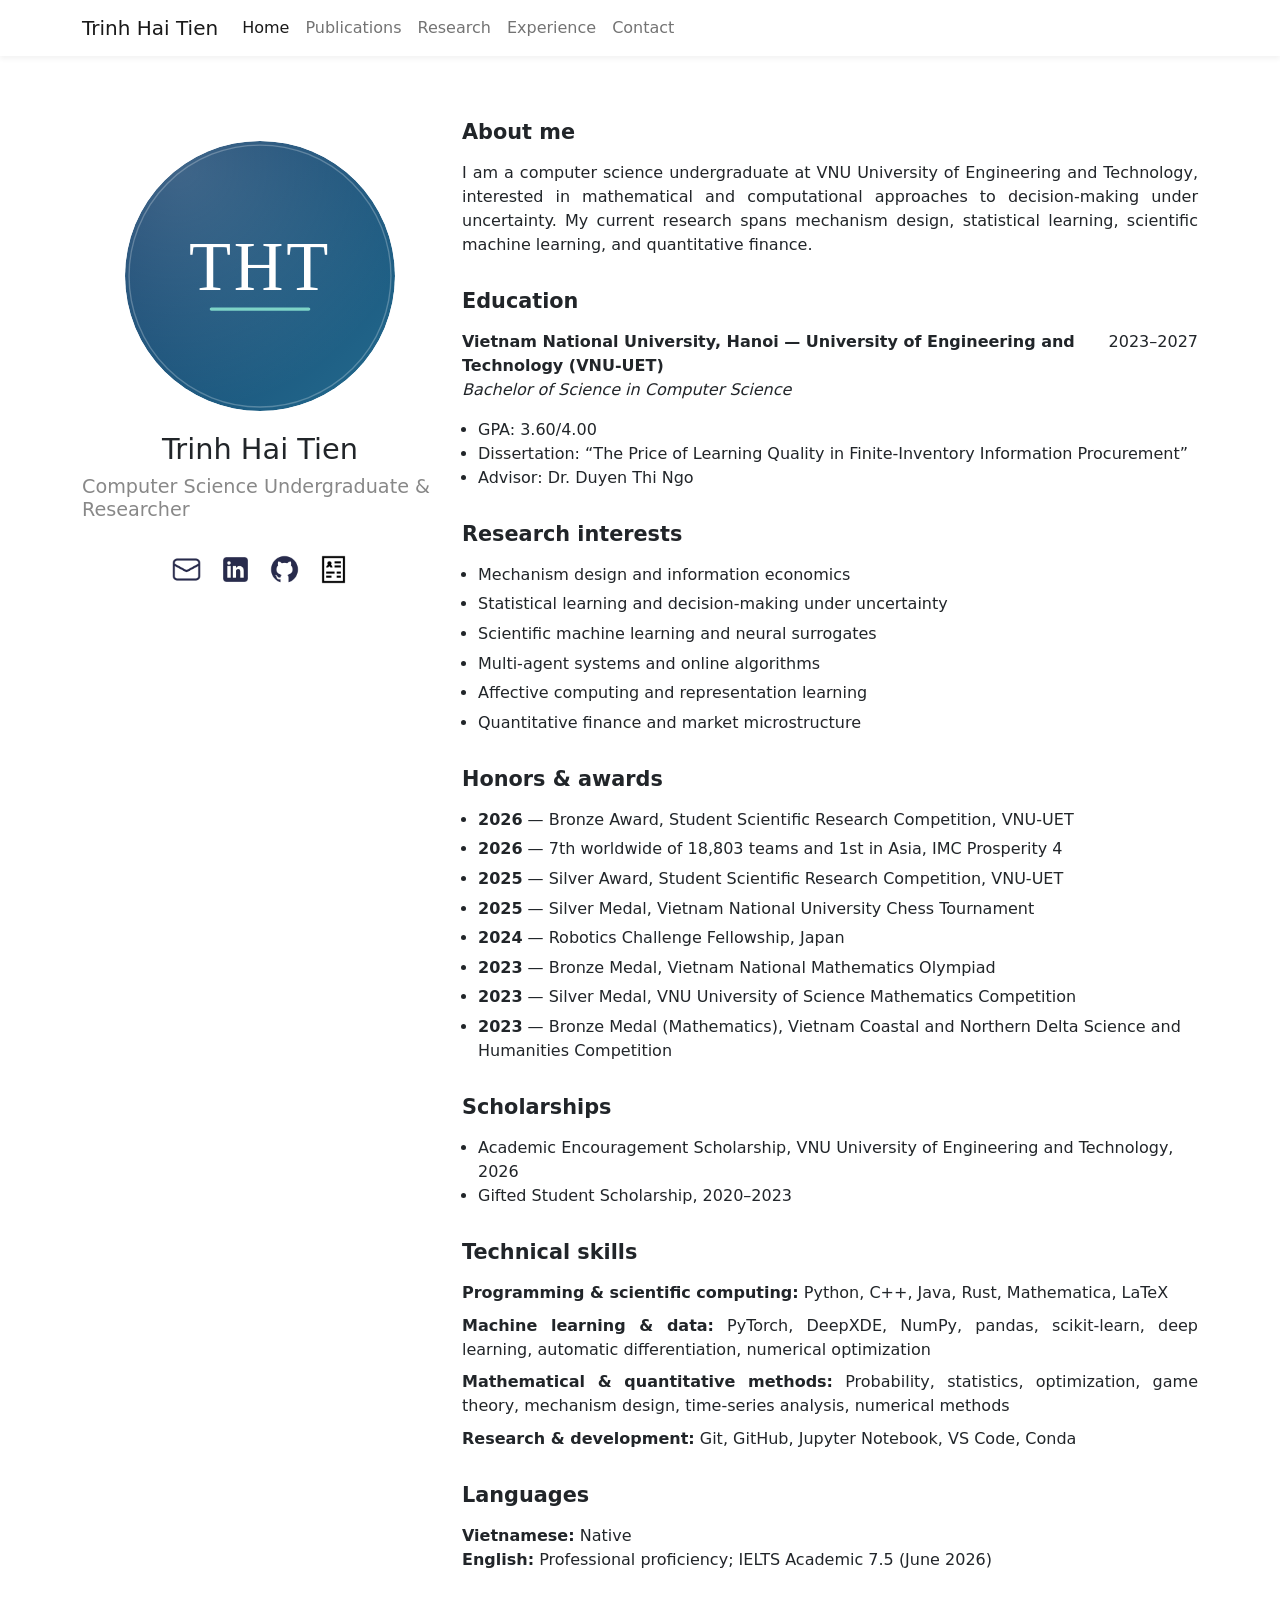
<file: index.html>
<!DOCTYPE html>
<html lang="en">
  <head>
    <meta charset="UTF-8" />
    <meta name="viewport" content="width=device-width, initial-scale=1.0" />
    <meta name="theme-color" content="#ffffff" />
    <meta name="description" content="Academic CV of Trinh Hai Tien, a computer science undergraduate and researcher in mechanism design, statistical learning, scientific machine learning, and quantitative finance." />
    <meta property="og:title" content="Trinh Hai Tien · Academic CV" />
    <meta property="og:description" content="Research, publications, experience, and academic CV." />
    <meta property="og:type" content="website" />
    <meta property="og:url" content="https://sieuanhta.github.io/academic-cv/" />
    <link rel="canonical" href="https://sieuanhta.github.io/academic-cv/" />
    <link rel="icon" type="image/png" href="./assets/images/icons/favicon.png" />
    <link href="./assets/css/bootstrap.css" rel="stylesheet" />
    <link href="./assets/css/aos.css" rel="stylesheet" />
    <link href="./assets/css/style.css" rel="stylesheet" />
    <link href="./assets/css/custom.css?v=4" rel="stylesheet" />
    <script src="./assets/scripts/default.js"></script>
    <script src="./data/global.js"></script>
    <script src="./lang/en.js"></script>
    <script src="./data/navbar.js"></script>
    <script>
      $(function () {
        $("#include_navbar").load("./utils/navbar.html", function () {
          renderNavbar();
          AOS.init();
        });
      });
    </script>
    <title>Trinh Hai Tien · Academic CV</title>
  </head>
  <body data-page="home">
    <div id="include_navbar"></div>
    <main class="container" data-aos="fade-in" id="content_wrapper">
      <div class="row main_header">
        <div class="col-lg-4 main_header_info">
          <img alt="" id="home_image" />
          <h1 id="home_name"></h1>
          <h2 id="home_job_title"></h2>
          <div id="home_links"></div>
        </div>
        <div class="col-lg-8 main_header_content">
          <h2 id="home_title" class="title"></h2>
          <div id="home_content"></div>
        </div>
      </div>
    </main>
    <script src="./assets/scripts/scripts.js?v=3"></script>
  </body>
</html>
</file>
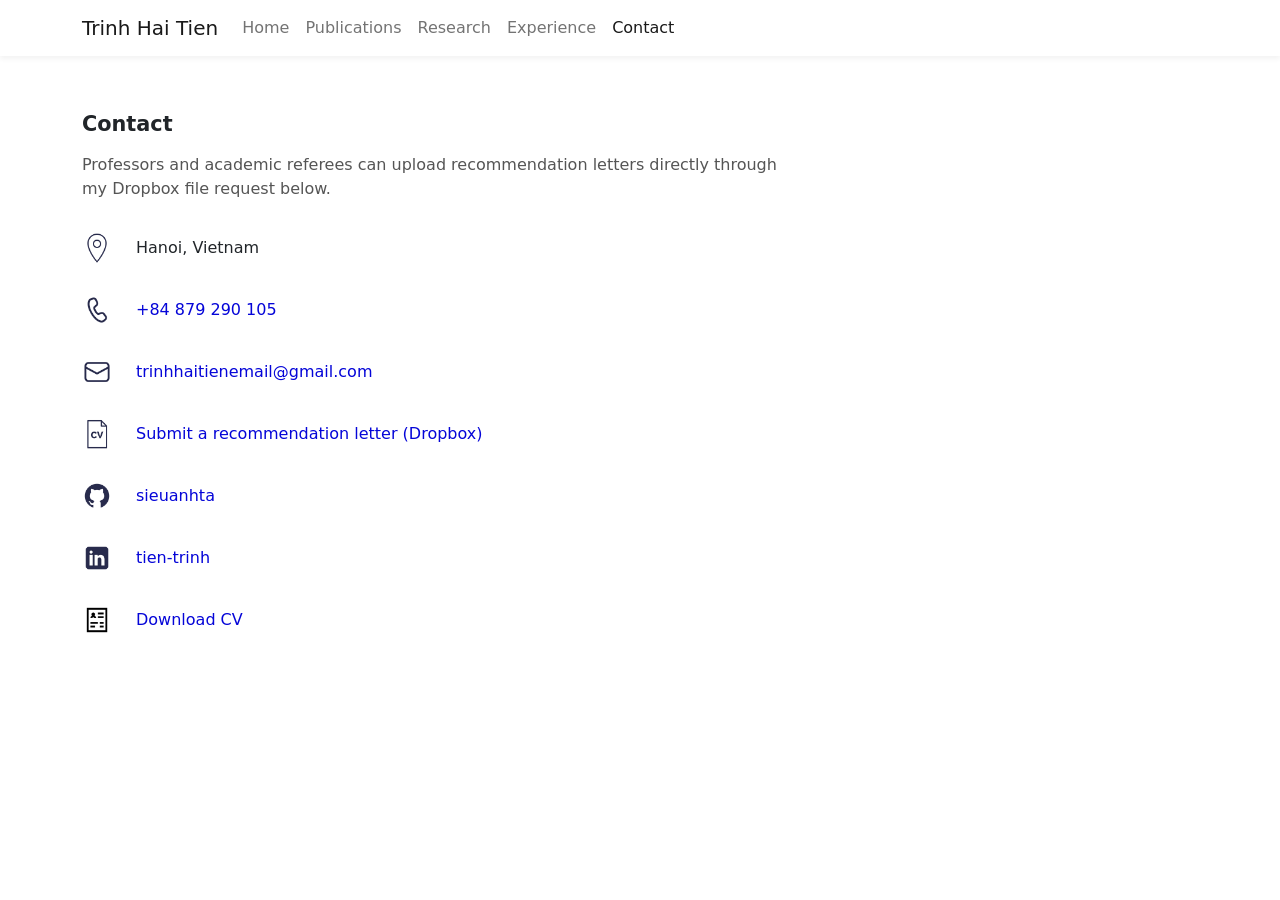
<file: contact.html>
<!DOCTYPE html>
<html lang="en">
  <head>
    <meta charset="UTF-8" />
    <meta name="viewport" content="width=device-width, initial-scale=1.0" />
    <meta name="description" content="Contact information for Trinh Hai Tien." />
    <meta property="og:title" content="Contact · Trinh Hai Tien" />
    <meta property="og:type" content="website" />
    <meta property="og:url" content="https://sieuanhta.github.io/academic-cv/contact.html" />
    <link rel="canonical" href="https://sieuanhta.github.io/academic-cv/contact.html" />
    <link rel="icon" type="image/png" href="./assets/images/icons/favicon.png" />
    <link href="./assets/css/bootstrap.css" rel="stylesheet" />
    <link href="./assets/css/aos.css" rel="stylesheet" />
    <link href="./assets/css/style.css" rel="stylesheet" />
    <link href="./assets/css/custom.css?v=4" rel="stylesheet" />
    <script src="./assets/scripts/default.js"></script>
    <script src="./data/global.js"></script>
    <script src="./lang/en.js"></script>
    <script src="./data/navbar.js"></script>
    <script>
      $(function () {
        $("#include_navbar").load("./utils/navbar.html", function () { renderNavbar(); AOS.init(); });
      });
    </script>
    <title>Contact · Trinh Hai Tien</title>
  </head>
  <body data-page="contact">
    <div id="include_navbar"></div>
    <main class="container pt-4" data-aos="fade-in" id="content_wrapper">
      <h6 id="contact_title" class="title"></h6>
      <p class="contact_intro">
        Professors and academic referees can upload recommendation letters directly through my Dropbox file request below.
      </p>
      <ul id="contact_data"></ul>
    </main>
    <script src="./assets/scripts/scripts.js?v=3"></script>
  </body>
</html>
</file>
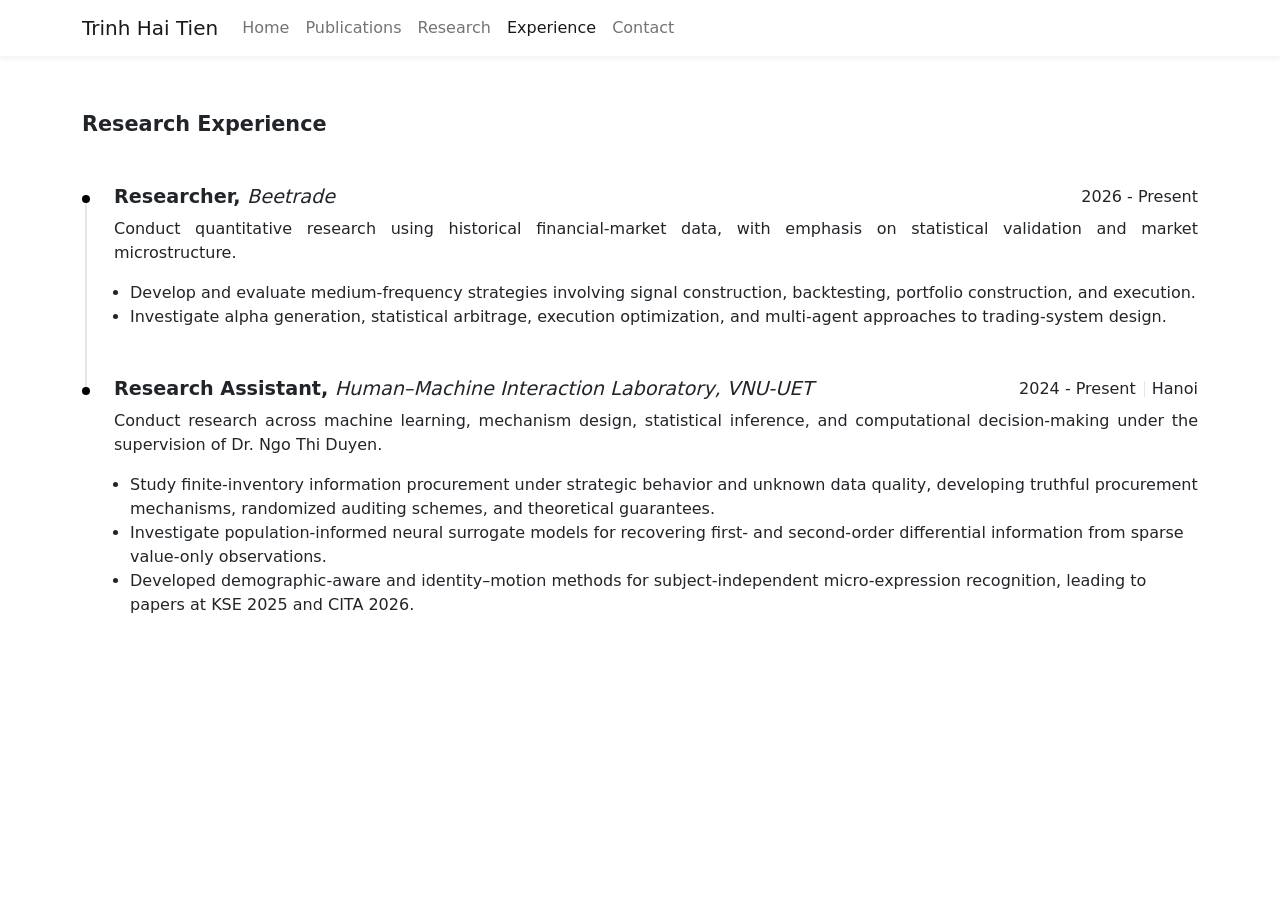
<file: jobs.html>
<!DOCTYPE html>
<html lang="en">
  <head>
    <meta charset="UTF-8" />
    <meta name="viewport" content="width=device-width, initial-scale=1.0" />
    <meta name="description" content="Research experience of Trinh Hai Tien at VNU-UET and Beetrade." />
    <meta property="og:title" content="Experience · Trinh Hai Tien" />
    <meta property="og:type" content="website" />
    <meta property="og:url" content="https://sieuanhta.github.io/academic-cv/jobs.html" />
    <link rel="canonical" href="https://sieuanhta.github.io/academic-cv/jobs.html" />
    <link rel="icon" type="image/png" href="./assets/images/icons/favicon.png" />
    <link href="./assets/css/bootstrap.css" rel="stylesheet" />
    <link href="./assets/css/aos.css" rel="stylesheet" />
    <link href="./assets/css/style.css" rel="stylesheet" />
    <link href="./assets/css/custom.css?v=4" rel="stylesheet" />
    <script src="./assets/scripts/default.js"></script>
    <script src="./data/global.js"></script>
    <script src="./lang/en.js"></script>
    <script src="./data/navbar.js"></script>
    <script>
      $(function () {
        $("#include_navbar").load("./utils/navbar.html", function () { renderNavbar(); AOS.init(); });
      });
    </script>
    <title>Experience · Trinh Hai Tien</title>
  </head>
  <body data-page="jobs">
    <div id="include_navbar"></div>
    <main class="container pt-4" data-aos="fade-in" id="content_wrapper">
      <h1 id="jobs_title" class="title"></h1>
      <div id="jobs_data"></div>
    </main>
    <script src="./assets/scripts/scripts.js?v=3"></script>
  </body>
</html>
</file>
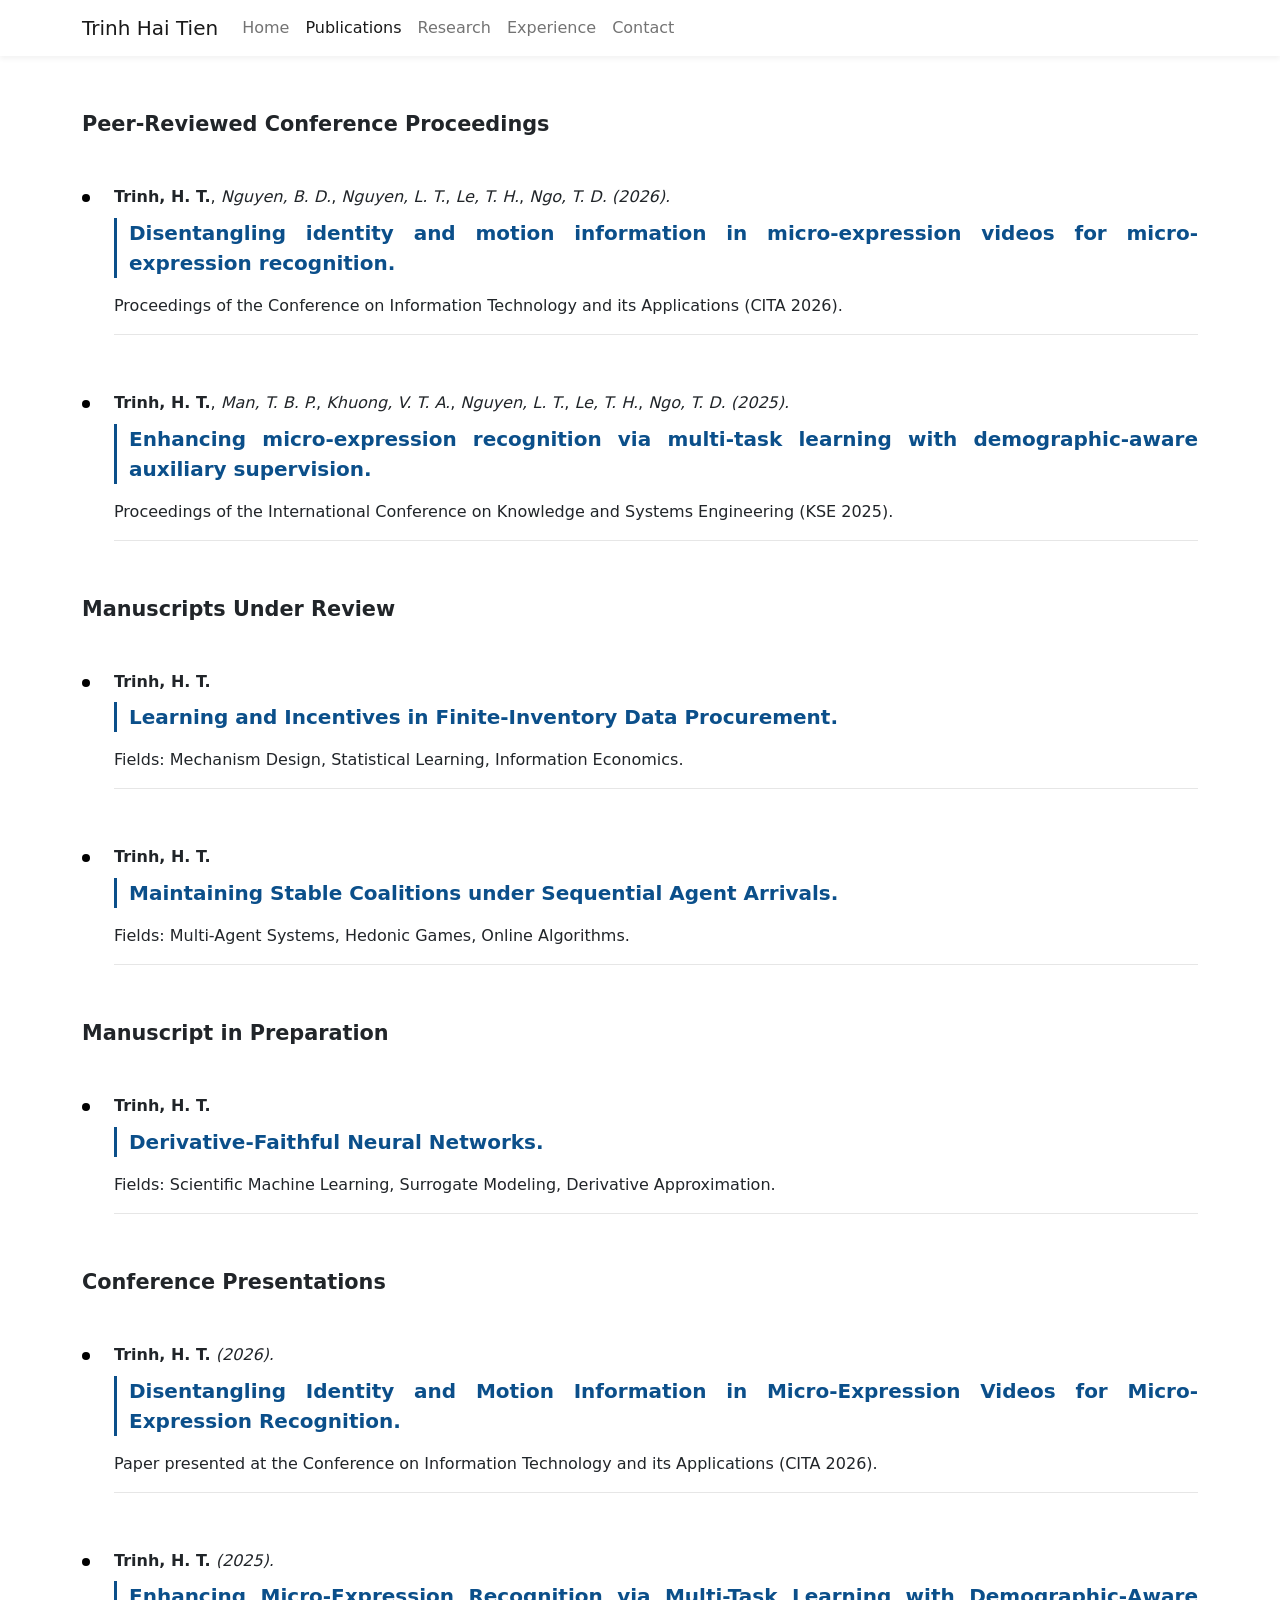
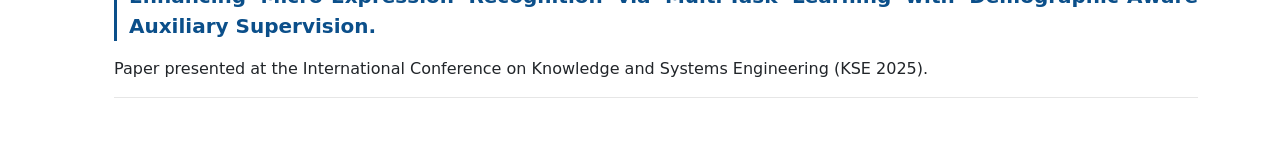
<file: publications.html>
<!DOCTYPE html>
<html lang="en">
  <head>
    <meta charset="UTF-8" />
    <meta name="viewport" content="width=device-width, initial-scale=1.0" />
    <meta name="description" content="Publications, manuscripts, and conference presentations by Trinh Hai Tien." />
    <meta property="og:title" content="Publications · Trinh Hai Tien" />
    <meta property="og:type" content="website" />
    <meta property="og:url" content="https://sieuanhta.github.io/academic-cv/publications.html" />
    <link rel="canonical" href="https://sieuanhta.github.io/academic-cv/publications.html" />
    <link rel="icon" type="image/png" href="./assets/images/icons/favicon.png" />
    <link href="./assets/css/bootstrap.css" rel="stylesheet" />
    <link href="./assets/css/aos.css" rel="stylesheet" />
    <link href="./assets/css/style.css" rel="stylesheet" />
    <link href="./assets/css/custom.css?v=4" rel="stylesheet" />
    <script src="./assets/scripts/default.js"></script>
    <script src="./data/global.js"></script>
    <script src="./lang/en.js"></script>
    <script src="./data/navbar.js"></script>
    <script>
      $(function () {
        $("#include_navbar").load("./utils/navbar.html", function () { renderNavbar(); AOS.init(); });
      });
    </script>
    <title>Publications · Trinh Hai Tien</title>
  </head>
  <body data-page="publications">
    <div id="include_navbar"></div>
    <main class="container pt-4" data-aos="fade-in" id="content_wrapper">
      <h6 id="publications_type_one_title" class="title"></h6>
      <div id="publications_type_one_data" class="publication_container"></div>
      <h6 id="publications_type_two_title" class="title"></h6>
      <div id="publications_type_two_data" class="publication_container"></div>
      <h6 id="publications_type_three_title" class="title"></h6>
      <div id="publications_type_three_data" class="publication_container"></div>
      <h6 id="publications_type_four_title" class="title"></h6>
      <div id="publications_type_four_data" class="publication_container"></div>
    </main>
    <script src="./assets/scripts/scripts.js?v=3"></script>
  </body>
</html>
</file>
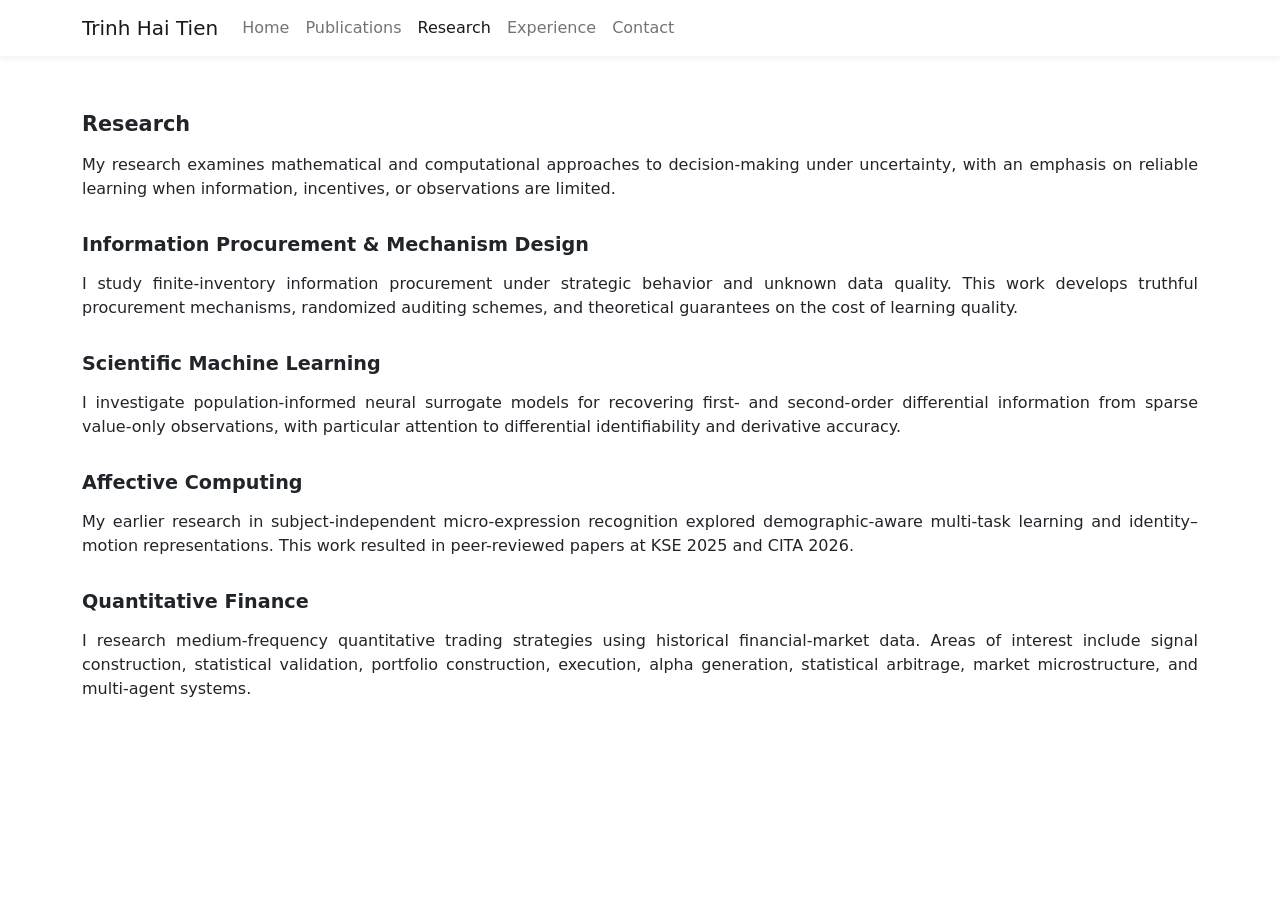
<file: research.html>
<!DOCTYPE html>
<html lang="en">
  <head>
    <meta charset="UTF-8" />
    <meta name="viewport" content="width=device-width, initial-scale=1.0" />
    <meta name="description" content="Research by Trinh Hai Tien in mechanism design, scientific machine learning, affective computing, and quantitative finance." />
    <meta property="og:title" content="Research · Trinh Hai Tien" />
    <meta property="og:type" content="website" />
    <meta property="og:url" content="https://sieuanhta.github.io/academic-cv/research.html" />
    <link rel="canonical" href="https://sieuanhta.github.io/academic-cv/research.html" />
    <link rel="icon" type="image/png" href="./assets/images/icons/favicon.png" />
    <link href="./assets/css/bootstrap.css" rel="stylesheet" />
    <link href="./assets/css/aos.css" rel="stylesheet" />
    <link href="./assets/css/style.css" rel="stylesheet" />
    <link href="./assets/css/custom.css?v=4" rel="stylesheet" />
    <script src="./assets/scripts/default.js"></script>
    <script src="./data/global.js"></script>
    <script src="./lang/en.js"></script>
    <script src="./data/navbar.js"></script>
    <script>
      $(function () {
        $("#include_navbar").load("./utils/navbar.html", function () { renderNavbar(); AOS.init(); });
      });
    </script>
    <title>Research · Trinh Hai Tien</title>
  </head>
  <body data-page="research">
    <div id="include_navbar"></div>
    <main class="container pt-4" data-aos="fade-in" id="content_wrapper">
      <h1 id="research_title" class="title"></h1>
      <div id="research_data"></div>
    </main>
    <script src="./assets/scripts/scripts.js?v=3"></script>
  </body>
</html>
</file>
<file: assets/css/style.css>
@font-face {
  font-family: "vazir";
  src: url("../fonts/vazir-400.eot");
  src: url("../fonts/vazir-400.eot?#iefix") format("embedded-opentype"),
    url("../fonts/vazir-400.woff2") format("woff2"),
    url("../fonts/vazir-400.woff") format("woff"),
    url("../fonts/vazir-400.ttf") format("truetype");
  font-weight: 400;
}

@font-face {
  font-family: "vazir";
  src: url("../fonts/vazir-700.eot");
  src: url("../fonts/vazir-700.eot?#iefix") format("embedded-opentype"),
    url("../fonts/vazir-700.woff2") format("woff2"),
    url("../fonts/vazir-700.woff") format("woff"),
    url("../fonts/vazir-700.ttf") format("truetype");
  font-weight: 700;
}

/* Navbar styles */
#language {
  cursor: pointer;
  display: flex;
  flex-direction: row-reverse;
  align-items: center;
  justify-content: center;
  font-family: "vazir";
  font-size: 13px;
}

#languageIcon {
  width: 15px;
  margin: 0 5px;
}

.rtl_wrapper #language {
  cursor: pointer;
  display: flex;
  flex-direction: row-reverse;
  align-items: center;
  justify-content: center;
  font-family: "vazir";
  font-size: 13px;
}

.bg-light {
  background-color: #fff !important;
  box-shadow: 0 3px 5px rgba(0, 0, 0, 0.05);
}

.collapse {
  display: flex;
  align-items: center;
  justify-content: space-between;
}

.title {
  font-size: 1.3rem !important;
  font-weight: bold;
  position: relative;
  margin-bottom: 1rem !important;
  margin-top: 2rem;
}

/* --------- LTR styles --------- */

/* Home page styles */
.main_header {
  display: flex;
  align-items: center;
  min-height: 90vh;
}

.main_header_info {
  display: flex;
  flex-direction: column;
  align-items: center;
}

.main_header_info img {
  width: 280px;
  height: 280px;
  object-fit: cover;
  border-radius: 100%;
  /* box-shadow: 3px 3px 5px rgba(0, 0, 0, 0.2); */
  border: 5px solid #fff;
}

.main_header_info img[src=""] {
  display: none;
}

.main_header_info h1 {
  font-size: 1.8rem;
  margin-top: 1rem;
}

.main_header_info h2 {
  color: #888;
  font-size: 1.2rem;
  font-weight: 400;
  margin-bottom: 1.5rem;
}

.main_header_content h6:last-of-type {
  margin-top: 4rem;
}

.main_header_content p {
  text-align: justify;
  margin: 0 !important;
}

#home_list {
  padding: 0;
  padding-left: 1rem;
}

.main_header ul {
  padding: 0;
  padding-left: 1rem;
  margin-top: 1rem;
}

#home_list li {
  margin-bottom: 0.4rem;
}

#home_links {
  display: flex;
  align-items: center;
  list-style: none;
  margin-top: 0.5rem;
}

#home_links a {
  margin: 0 0.5rem;
  width: 33px;
  display: block;
  display: flex;
  align-items: center;
  justify-content: center;
  padding-bottom: 0.4rem;
  transform: scale(1);
  transition: all 0.3s;
}

#home_links a:hover {
  transform: scale(1.1);
}

#home_links img {
  width: auto;
  height: 33px;
  box-shadow: none;
  object-fit: contain;
  border-radius: 0;
  border: none;
}

/* Publications page styles */
#publications_content {
  margin-top: 1rem;
}

.publication_container {
  margin-top: 3rem;
}

.publication_container .publications_header {
  margin-bottom: 1rem;
}

.publication_container .publications_header span {
  font-style: italic;
  font-size: 1rem;
}

.publication_container .publications_header h2 {
  display: inline;
  font-size: 1.15rem;
  text-align: justify;
}

.publication_container .publications_item {
  margin-bottom: 3rem;
  margin-left: 2rem;
  position: relative;
}

.publication_container .publications_item::before {
  content: "";
  position: absolute;
  top: 9px;
  left: -2rem;
  width: 8px;
  height: 8px;
  border-radius: 50%;
  background-color: #000;
}

.publication_container p {
  text-align: justify;
}

.publication_container .publications_footer {
  margin-bottom: 0.5rem;
  list-style: none;
  display: flex;
  align-items: center;
  justify-content: flex-start;
  margin: 0;
  padding: 0;
  padding-top: 0.5rem;
  border-top: 1px solid #e6e6e6;
}

.publication_container .publications_footer span {
  margin: 0;
  margin-right: 1rem;
}

.publication_container .publications_footer li {
  margin-right: 2rem;
  position: relative;
}

.publication_container .publications_footer li::before {
  content: "";
  position: absolute;
  right: -1rem;
  top: 12%;
  height: 76%;
  width: 1px;
  background-color: #e6e6e6;
}

.publication_container .publications_footer li:last-of-type:before {
  display: none;
}

.publication_container .publications_footer a {
  color: blue;
  text-decoration: none;
}

.publication_container .publications_footer span:last-of-type {
  margin-left: 0.5rem;
  font-weight: 500;
}

.publication_container .publications_span {
  min-width: 60px;
}

/* Research page styles */
#research_data p {
  margin: 1rem 0;
  text-align: justify;
}

#research_data h2 {
  margin-top: 2rem;
  font-size: 1.2rem;
  font-weight: bold;
}

#research_data img {
  max-width: 90%;
  display: flex;
  align-items: center;
  justify-content: center;
  margin: 2rem auto;
}

/* Jobs page styles */
#jobs_data {
  display: flex;
  flex-direction: column;
  align-items: flex-start;
  justify-content: flex-start;
  margin-top: 3rem;
}

#jobs_data .job_item {
  margin: 0;
  position: relative;
  padding-left: 2rem;
  margin-bottom: 2rem;
}

#jobs_data .job_item::after {
  content: "";
  position: absolute;
  left: 0px;
  top: 10px;
  width: 8px;
  height: 8px;
  background-color: #000;
  border-radius: 50%;
}

#jobs_data .job_item::before {
  content: "";
  position: absolute;
  left: 3px;
  top: 15px;
  width: 2px;
  height: calc(100% + 2rem);
  background-color: #e6e6e6;
}

#jobs_data .job_item:last-of-type:before {
  display: none;
}

#jobs_data .job_header {
  display: flex;
  align-items: center;
  justify-content: space-between;
}

#jobs_data .job_header div {
  display: flex;
  align-items: flex-end;
}

#jobs_data .job_header h1 {
  font-size: 1.2rem;
  font-weight: bold;
  margin: 0;
}

#jobs_data .job_header h2 {
  font-size: 1.2rem;
  font-style: italic;
  margin: 0;
  margin-left: 0.4rem;
}

#jobs_data .job_header .job_location {
  margin-left: 1rem;
  position: relative;
}

#jobs_data .job_header .job_location::before {
  content: "";
  position: absolute;
  left: -0.5rem;
  top: 15%;
  height: 70%;
  width: 1px;
  background-color: #e6e6e6;
}

#jobs_data p {
  margin-top: 0.5rem;
  text-align: justify;
}

#jobs_data ul {
  padding: 0;
  padding-left: 1rem;
}

/* Contact page styles */
#contact_data {
  list-style: none;
  margin-top: 3rem;
  padding: 0;
}

#contact_data li {
  display: flex;
  justify-content: flex-start;
  align-items: center;
  margin-bottom: 2rem;
}

#contact_data img {
  width: 30px;
  margin-right: 1.5rem;
}

#contact_data p,
#contact_data a {
  margin: 0;
  font-weight: 500;
  font-size: 1rem;
}

#contact_data a {
  text-decoration: none;
  color: rgb(5, 5, 216);
}

@media (max-width: 980px) {
  .collapse {
    flex-direction: column;
    align-items: flex-start;
    justify-content: flex-start;
  }

  #language {
    margin: 0.5rem 0;
    margin-right: 1.1rem;
    flex-direction: row !important;
    width: 90px;
    justify-content: flex-start !important;
  }

  .rtl_wrapper #language {
    margin: 0.5rem 0;
    margin-right: 0.8rem;
  }

  .navbar-toggler {
    border: none;
  }

  /* Home page styles */
  .main_header_info img {
    width: 200px;
    height: 200px;
    margin-top: 1rem;
  }

  .main_header_info h1 {
    margin-top: 1rem;
    font-weight: bold;
    font-size: 1.5rem;
  }

  .main_header_info h2 {
    margin-bottom: 0.8rem;
  }

  .main_header_content h6:last-of-type {
    margin-top: 3rem;
  }

  #home_links {
    margin-top: 0;
    margin-bottom: 3rem;
  }

  #home_links a {
    width: 32px;
    margin: 0 0.4rem;
  }

  #home_links img {
    width: 32px;
    height: 32px;
  }

  /* Publications page styles */
  .publication_container .publications_item {
    margin-left: 1rem;
  }

  .publication_container .publications_item::before {
    left: -1rem;
  }

  /* Jobs page styles */
  #jobs_data .job_item {
    padding-left: 2rem;
    margin-bottom: 2rem;
  }

  #jobs_data .job_item::before {
    height: calc(100% + 2rem);
  }

  #jobs_data .job_header {
    flex-direction: column;
    align-items: flex-start;
  }

  #jobs_data .job_header div {
    display: flex;
    align-items: flex-end;
  }

  #jobs_data .job_header h1 {
    font-size: 1.1rem;
  }

  #jobs_data .job_header h2 {
    font-size: 1.1rem;
    margin-left: 0.4rem;
  }

  /* Contact page styles */
  #contact_data img {
    width: 30px;
  }
}

/* --------- Rtl styles --------- */

/* Home page styles */
.rtl_wrapper > * {
  direction: rtl;
  font-family: "vazir";
  font-size: 0.9rem;
  line-height: 1.8;
}

.rtl_wrapper .main_header {
  display: flex;
  align-items: center;
  min-height: 90vh;
}

.rtl_wrapper h1 {
  font-size: 1.4rem;
}

.rtl_wrapper h2 {
  font-size: 1.1rem;
}

.rtl_wrapper h6 {
  padding-bottom: 3px;
}

.main_header_content p {
  margin-top: 0.7rem !important;
  text-align: justify;
}

.rtl_wrapper ul {
  padding: 0;
  padding-right: 1rem;
}

/* Publications page styles */
.rtl_wrapper .publication_container .publications_header h2 {
  display: inline;
  font-size: 1rem;
  font-weight: 600;
  text-align: justify;
  direction: rtl;
}

.rtl_wrapper .publication_container .publications_header span {
  font-size: 0.89rem;
}

.rtl_wrapper .publication_container .publications_item {
  margin-bottom: 3rem;
  margin-right: 2rem;
  position: relative;
}

.rtl_wrapper .publication_container .publications_item::before {
  right: -2rem;
}

.rtl_wrapper .publication_container .publications_footer span {
  margin-left: 1rem;
}

.rtl_wrapper .publication_container .publications_footer li {
  margin-right: 0;
  margin-left: 2rem;
  direction: rtl;
  text-align: right;
}

.rtl_wrapper .publication_container .publications_footer li::before {
  left: -1rem;
  right: auto;
}

.rtl_wrapper .publication_container .publications_footer span:last-of-type {
  margin-right: 0.5rem;
}

/* Jobs page styles */

.rtl_wrapper #jobs_data .job_item {
  padding-right: 2rem;
}

.rtl_wrapper #jobs_data .job_item::after {
  right: 0px;
}

.rtl_wrapper #jobs_data .job_item::before {
  right: 3px;
}

.rtl_wrapper #jobs_data h1 {
  font-size: 1.1rem;
}

.rtl_wrapper #jobs_data h2 {
  font-size: 0.95rem;
  margin-right: 0.4rem;
}

.rtl_wrapper #jobs_data .job_header .job_location {
  margin-right: 1rem;
  margin-left: 0;
  position: relative;
}

.rtl_wrapper #jobs_data .job_header .job_location::before {
  right: -0.5rem;
}

.rtl_wrapper #jobs_data ul {
  padding: 0;
  padding-right: 1rem;
}

/* Contact page styles */
.rtl_wrapper #contact_data img {
  width: 30px;
  margin-left: 1.5rem;
  margin-right: 0;
}

.rtl_wrapper #contact_data a {
  direction: ltr;
}
</file>
<file: assets/css/custom.css>
/* Small content and deployment adaptations layered over the supplied template UI. */
.main_header {
  align-items: flex-start;
  padding-top: 4rem;
  padding-bottom: 4rem;
}

.main_header_info {
  position: sticky;
  top: 6rem;
  padding-top: 1rem;
}

.main_header_content > .title:first-child {
  margin-top: 0;
}

.home-block,
.home-skills {
  margin-bottom: 1rem;
}

.home-meta-row {
  display: flex;
  justify-content: space-between;
  gap: 1rem;
}

.home-meta-row span {
  white-space: nowrap;
}

.home-awards li,
.home-columns li {
  margin-bottom: 0.35rem;
}

.home-skills p + p {
  margin-top: 0.55rem !important;
}

.publications_footer:empty {
  display: none;
}

.publication_container .publications_header strong.publication_self {
  font-weight: 700;
}

.publication_container .publications_header h2 {
  display: block;
  margin-top: 0.55rem;
  padding-left: 0.75rem;
  border-left: 3px solid #0b4f8a;
  color: #0b4f8a;
  font-size: 1.25rem;
  font-weight: 700;
  line-height: 1.5;
}

.contact_intro {
  max-width: 720px;
  margin: 1rem 0 0;
  color: #555;
}

.contact_intro + #contact_data {
  margin-top: 2rem;
}

.navbar-toggler {
  display: none;
}

@media (max-width: 980px) {
  .main_header_info {
    position: static;
    padding-top: 0;
  }

  .main_header_content > .title:first-child {
    margin-top: 2rem;
  }

  .navbar-toggler {
    display: none;
  }

  .navbar-collapse {
    display: flex !important;
  }
}

@media (max-width: 600px) {
  .home-meta-row {
    flex-direction: column;
    gap: 0.25rem;
  }
}
</file>
